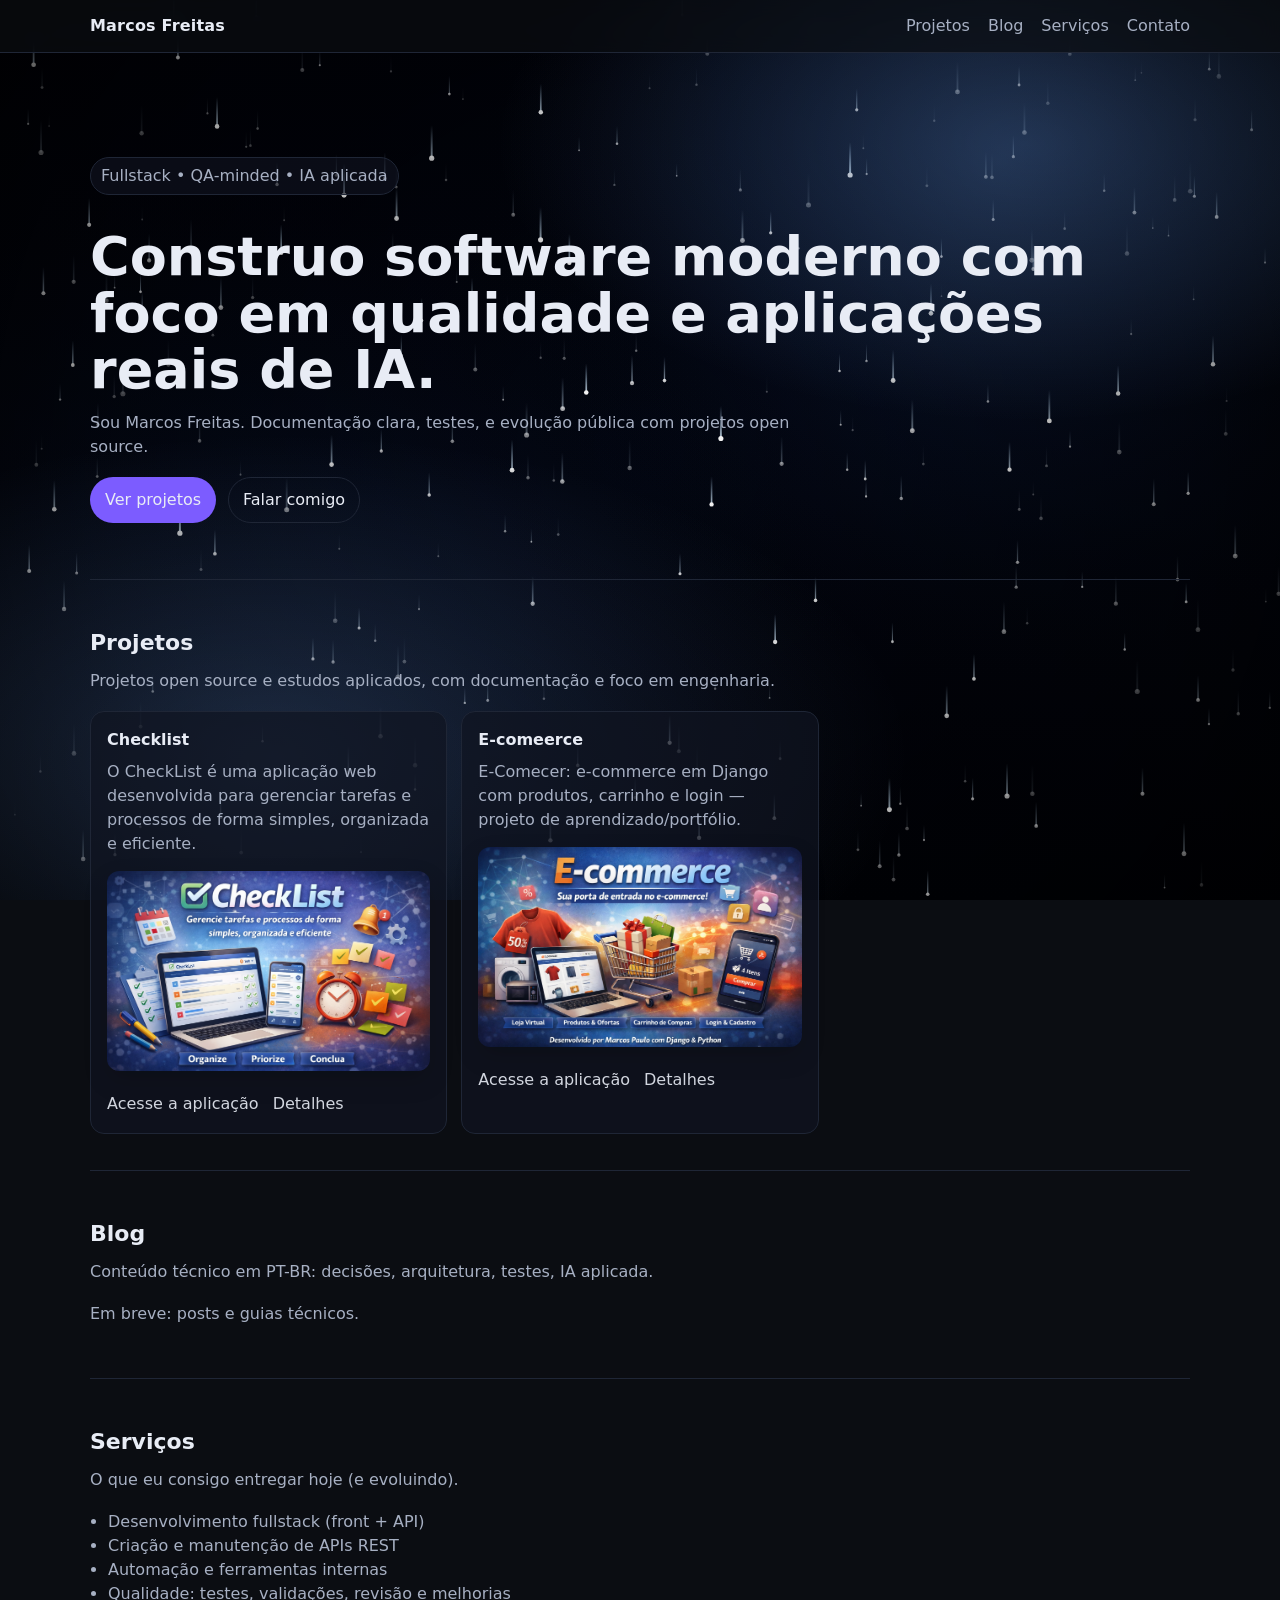
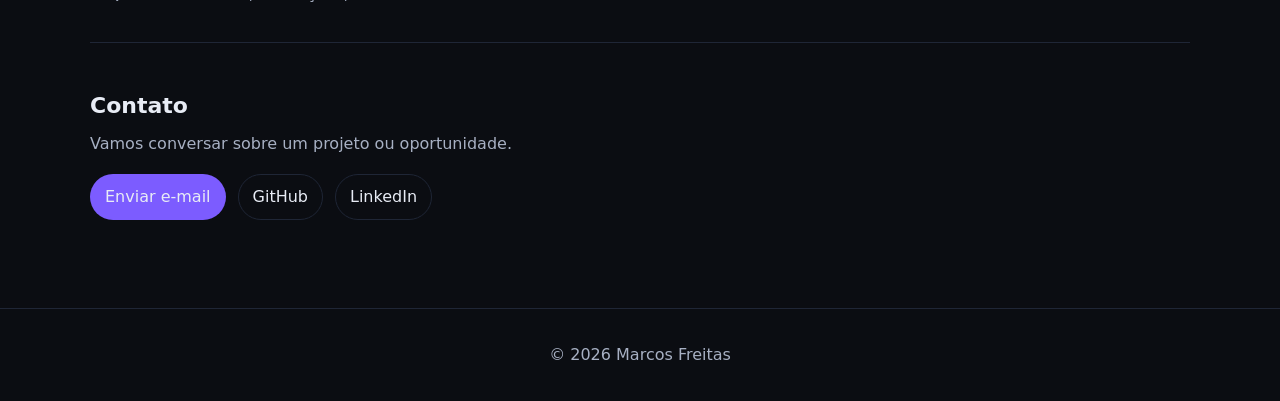
<file: index.html>
<!doctype html>
<html lang="pt-br">

<head>
  <meta charset="UTF-8" />
  <meta name="viewport" content="width=device-width, initial-scale=1.0" />
  <title>Marcos Freitas</title>

  <!-- Estilos globais. -->
  <link rel="stylesheet" href="src/styles/main.css" />
</head>

<body>

  <!-- Fundo galaxia -->
  <div class="bg-galaxy" aria-hidden="true">
    <canvas id="starfield"></canvas>
    <span class="galaxy-vignette"></span>
  </div>

  <!-- Topo do site -->
  <header class="site-header">
    <nav class="nav">
      <a class="brand" href="./index.html">Marcos Freitas</a>

      <ul class="nav-links">
        <li><a href="#projetos">Projetos</a></li>
        <li><a href="#blog">Blog</a></li>
        <li><a href="#servicos">Serviços</a></li>
        <li><a href="#contato">Contato</a></li>
      </ul>
    </nav>
  </header>

  <main class="container">
    <!-- Hero -->
    <section class="hero">
      <p class="tag">Fullstack • QA-minded • IA aplicada</p>

      <h1 class="hero-title">
        Construo software moderno com foco em qualidade e aplicações reais de IA.
      </h1>

      <p class="hero-subtitle">
        Sou Marcos Freitas. Documentação clara, testes, e evolução pública com projetos open source.
      </p>

      <div class="hero-actions">
        <a class="btn primary" href="#projetos">Ver projetos</a>
        <a class="btn ghost" href="#contato">Falar comigo</a>
      </div>
    </section>

    <!-- Projetos -->
    <section id="projetos" class="section">
      <h2>Projetos</h2>
      <p class="section-lead">Projetos open source e estudos aplicados, com documentação e foco em engenharia.</p>

      <div class="grid">
        <article class="card">
          <h3>Checklist</h3>

          <p>
            O CheckList é uma aplicação web desenvolvida para gerenciar tarefas e processos de forma simples, organizada
            e eficiente.
          </p>

          <!-- IMAGEM AQUI -->
          <img src="./assets/ checklist.png" alt="Preview da aplicação Checklist" class="card-image">

          <div class="card-footer">
            <a href="https://www.checklists.tech/" class="link" target="_blank" rel="noopener noreferrer">Acesse a
              aplicação</a>
            <a href="#" class="link">Detalhes</a>
          </div>
        </article>

        <article class="card">
          <h3>E-comeerce</h3>
          <p>
            E-Comecer: e-commerce em Django com produtos,
            carrinho e login — projeto de aprendizado/portfólio.
          </p>

          <img src="./assets/e-commerce.png" alt="Preview da aplicação E-Comecer" class="card-image">

          <div class="card-footer">
            <a href="https://lojatech.store/" class="link" target="_blank" rel="noopener noreferrer">Acesse
              a aplicação</a>
            <a href="#" class="link">Detalhes</a>
          </div>
        </article>


      </div>
    </section>

    <!-- Blog -->
    <section id="blog" class="section">
      <h2>Blog</h2>
      <p class="section-lead">Conteúdo técnico em PT-BR: decisões, arquitetura, testes, IA aplicada.</p>
      <p class="muted">Em breve: posts e guias técnicos.</p>
    </section>

    <!-- Serviços -->
    <section id="servicos" class="section">
      <h2>Serviços</h2>
      <p class="section-lead">O que eu consigo entregar hoje (e evoluindo).</p>

      <ul class="bullets">
        <li>Desenvolvimento fullstack (front + API)</li>
        <li>Criação e manutenção de APIs REST</li>
        <li>Automação e ferramentas internas</li>
        <li>Qualidade: testes, validações, revisão e melhorias</li>
      </ul>
    </section>

    <!-- Contato -->
    <section id="contato" class="section">
      <h2>Contato</h2>
      <p class="section-lead">Vamos conversar sobre um projeto ou oportunidade.</p>

      <div class="contact">
        <a class="btn primary" href="mailto:sdfreitass7@gmail.com">Enviar e-mail</a>
        <a class="btn ghost" href="https://github.com/Marcosdev03" target="_blank" rel="noreferrer">GitHub</a>
        <a class="btn ghost" href="https://www.linkedin.com/" target="_blank" rel="noreferrer">LinkedIn</a>
      </div>
    </section>
  </main>

  <footer class="site-footer">
    <p>© <span id="year"></span> Marcos Freitas</p>
  </footer>

  <script src="src/scripts/main.js"></script>
</body>

</html>
</file>
<file: src/styles/main.css>
:root {
  --bg: #0b0d12;
  --panel: #111522;
  --text: #e8ecf5;
  --muted: #a7b0c3;
  --border: #1f2636;

  --primary: #7c5cff;

  --radius: 14px;
  --max: 1100px;
}

* {
  box-sizing: border-box;
}

html,
body {
  height: 100%;
}

body {
  margin: 0;
  font-family: ui-sans-serif, system-ui, -apple-system, Segoe UI, Roboto, Arial, "Noto Sans", "Helvetica Neue",
    sans-serif;
  background: var(--bg);
  color: var(--text);
  line-height: 1.5;
  position: relative;
  overflow-x: hidden;
}

a {
  color: inherit;
  text-decoration: none;
}

.container {
  width: min(var(--max), 92%);
  margin: 0 auto;
  padding: 32px 0 80px;
}

.site-header {
  position: sticky;
  top: 0;
  background: rgba(11, 13, 18, 0.7);
  border-bottom: 1px solid var(--border);
  backdrop-filter: blur(10px);
  z-index: 5;
}

.nav {
  width: min(var(--max), 92%);
  margin: 0 auto;
  display: flex;
  align-items: center;
  justify-content: space-between;
  padding: 14px 0;
}

.brand {
  font-weight: 700;
  letter-spacing: 0.2px;
}

.nav-links {
  list-style: none;
  display: flex;
  gap: 18px;
  margin: 0;
  padding: 0;
}

.nav-links a {
  color: var(--muted);
}

.nav-links a:hover {
  color: var(--text);
}

.hero {
  padding: 56px 0 28px;
}

.tag {
  display: inline-block;
  padding: 6px 10px;
  border: 1px solid var(--border);
  border-radius: 999px;
  color: var(--muted);
  background: rgba(17, 21, 34, 0.6);
}

.hero-title {
  font-size: clamp(32px, 5vw, 54px);
  line-height: 1.05;
  margin: 18px 0 12px;
}

.hero-subtitle {
  max-width: 70ch;
  color: var(--muted);
  margin: 0 0 18px;
}

.hero-actions {
  display: flex;
  gap: 12px;
  flex-wrap: wrap;
}

.section {
  padding: 46px 0 8px;
  border-top: 1px solid var(--border);
  margin-top: 28px;
}

.section h2 {
  margin: 0 0 10px;
  font-size: 22px;
}

.section-lead {
  margin: 0 0 18px;
  color: var(--muted);
}

.grid {
  display: grid;
  grid-template-columns: repeat(3, 1fr);
  gap: 14px;
}

.card {
  background: rgba(17, 21, 34, 0.7);
  border: 1px solid var(--border);
  border-radius: var(--radius);
  padding: 16px;
  min-height: 130px;
}

.card h3 {
  margin: 0 0 8px;
  font-size: 16px;
}

.card p {
  margin: 0;
  color: var(--muted);
}

.card-footer {
  display: flex;
  gap: 14px;
  margin-top: 14px;
}

.card-image {
  width: 100%;
  max-height: 200px;
  object-fit: cover;
  border-radius: 12px;
  margin-top: 15px;
  box-shadow: 0 10px 25px rgba(0, 0, 0, 0.15);
  transition: transform 0.3s ease;
}

.card:hover .card-image {
  transform: scale(1.03);
}

.link {
  color: var(--text);
  opacity: 0.9;
  border-bottom: 1px solid transparent;
}

.link:hover {
  border-bottom-color: var(--primary);
}

.btn {
  display: inline-flex;
  align-items: center;
  justify-content: center;
  padding: 10px 14px;
  border-radius: 999px;
  border: 1px solid var(--border);
  background: transparent;
  color: var(--text);
}

.btn.primary {
  background: var(--primary);
  border-color: transparent;
}

.btn.ghost:hover {
  border-color: var(--primary);
}

.bullets {
  margin: 0;
  padding-left: 18px;
  color: var(--muted);
}

.muted {
  color: var(--muted);
}

.contact {
  display: flex;
  gap: 12px;
  flex-wrap: wrap;
}

.site-footer {
  position: relative;
  z-index: 1;
  border-top: 1px solid var(--border);
  padding: 18px 0;
  color: var(--muted);
  text-align: center;
}

@media (max-width: 900px) {
  .grid {
    grid-template-columns: 1fr;
  }
}

.bg-galaxy {
  position: fixed;
  inset: 0;
  overflow: hidden;
  z-index: 0;
  pointer-events: none;
  background:
    radial-gradient(1400px 900px at 80% -10%, rgba(67, 104, 178, 0.36), transparent 62%),
    radial-gradient(1100px 800px at 15% 110%, rgba(80, 146, 255, 0.24), transparent 66%),
    linear-gradient(180deg, #000 0%, #03040a 50%, #000 100%);
}

.container {
  position: relative;
  z-index: 1;
}

#starfield {
  width: 100%;
  height: 100%;
  position: absolute;
  inset: 0;
  display: block;
}

.galaxy-vignette {
  position: absolute;
  inset: 0;
  background:
    radial-gradient(800px 420px at 80% 16%, rgba(112, 170, 255, 0.22), transparent 66%),
    radial-gradient(900px 460px at 22% 84%, rgba(130, 180, 255, 0.16), transparent 70%),
    radial-gradient(circle at center, transparent 0%, rgba(0, 0, 0, 0.38) 72%, rgba(0, 0, 0, 0.7) 100%);
}

@media (prefers-reduced-motion: reduce) {

  #starfield {
    display: none;
  }
}
</file>
